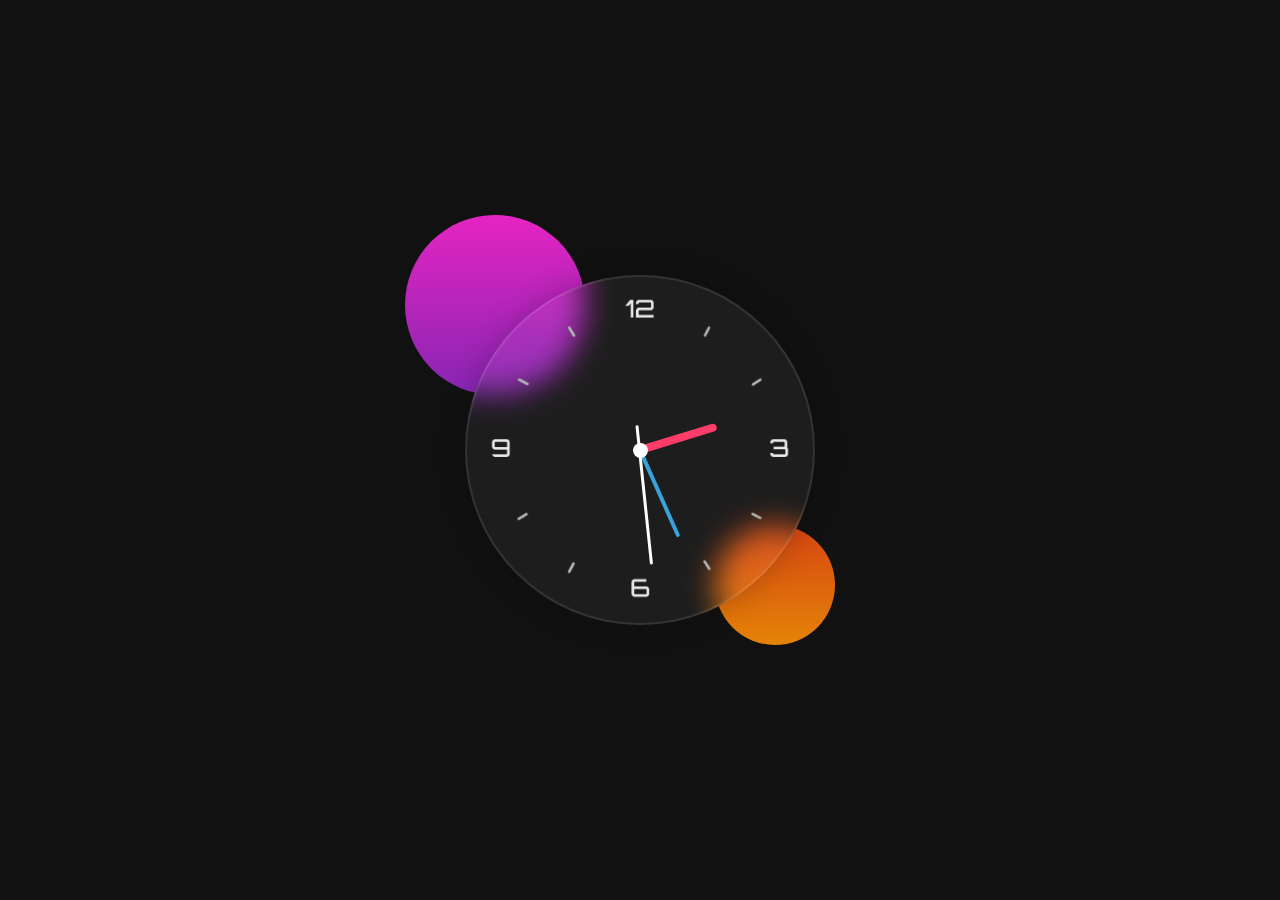
<file: index.html>
<!DOCTYPE html>
<html lang="en">

<head>
    <meta charset="UTF-8">
    <meta http-equiv="X-UA-Compatible" content="IE=edge">
    <meta name="viewport" content="width=device-width, initial-scale=1.0">
    <title>Analog Clock</title>
    <!-- Add Styles  -->
    <link rel="stylesheet" href="style.css">
</head>

<body>

    <div class="container">
        <div class="circle"></div>
        <div class="circle"></div>

        <div class="clock">

            <div class="clock-bg">
                <img src="images/clock.webp" alt="clock">
            </div>

            <div class="hour">
                <span class="hr" id="hr"></span>
            </div>

            <div class="minute">
                <span class="min" id="min"></span>
            </div>

            <div class="second">
                <span class="sec" id="sec"></span>
            </div>
        </div>
    </div>

    <!--JS File -->
    <script src="index.js"></script>

</body>

</html>
</file>
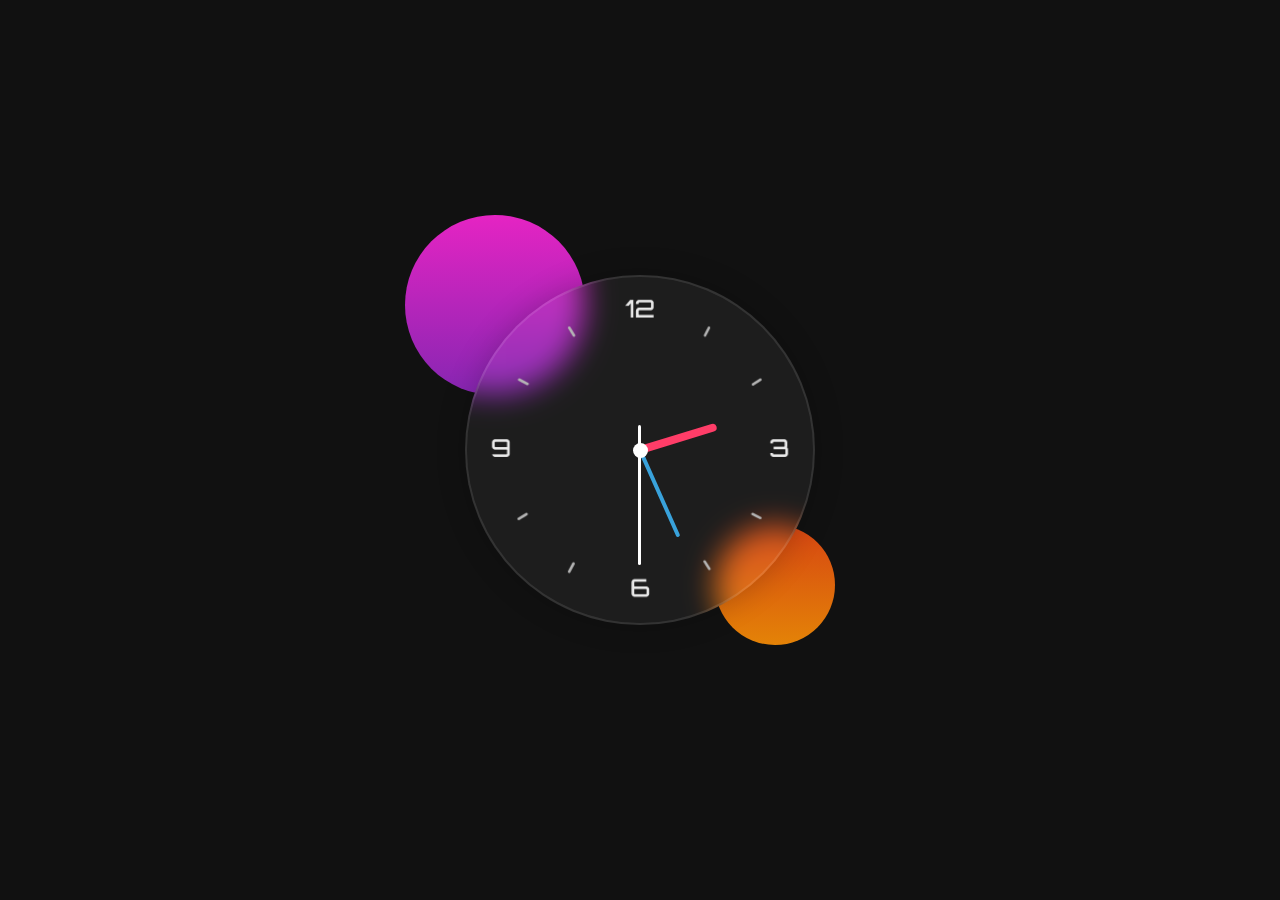
<file: Analog Clock/index.html>
<!DOCTYPE html>
<html lang="en">

<head>
    <meta charset="UTF-8">
    <meta http-equiv="X-UA-Compatible" content="IE=edge">
    <meta name="viewport" content="width=device-width, initial-scale=1.0">
    <title>Analog Clock</title>
    <link rel="stylesheet" href="style.css">
</head>

<body>

    <div class="container">
        <div class="circle"></div>
        <div class="circle"></div>

        <div class="clock">

            <div class="clock-bg">
                <img src="images/clock.png" alt="..." srcset="">
            </div>

            <div class="hour">
                <span class="hr" id="hr"></span>
            </div>

            <div class="minute">
                <span class="min" id="min"></span>
            </div>

            <div class="second">
                <span class="sec" id="sec"></span>
            </div>





        </div>



    </div>

    <!--JS File -->
    <script src="index.js"></script>

</body>

</html>
</file>
<file: style.css>
* {
    margin: 0;
    padding: 0;
    box-sizing: border-box;
}


body {
    height: 100vh;
    display: flex;
    align-items: center;
    justify-content: center;
    background: #111;

}

.container {
    position: relative;

}

.container .circle {
    position: absolute;
    border-radius: 50%;
    pointer-events: none;
    animation: 2s ease-in infinite alternate;
}

.container .circle:nth-child(1) {
    width: 180px;
    height: 180px;
    top: -60px;
    left: -60px;
    background: linear-gradient(#e524c3, #8626b2);
    animation-name: move-up;
}

@keyframes move-up {
    to {
        transform: translateY(-10px);
    }
}

.container .circle:nth-child(2) {
    width: 120px;
    height: 120px;
    bottom: -20px;
    right: -20px;
    background: linear-gradient(#d64612, #e48307);

    animation-name: move-down;

}

@keyframes move-down {
    to {
        transform: translateY(10px);
    }
}

.clock {
    width: 350px;
    height: 350px;
    display: flex;
    align-items: center;
    justify-content: center;
    border: 2px solid rgba(255, 255, 255, .1);
    border-radius: 50%;
    backdrop-filter: blur(15px);
    background: rgba(255, 255, 255, .05);
    box-shadow: 0 0 30px rgba(0, 0, 0, .2);

}

.clock .clock-bg img {
    width: 100%;
    height: 100%;
}

.clock::before {
    content: '';
    position: absolute;
    width: 15px;
    height: 15px;
    background: #fff;
    border-radius: 50%;
    z-index: 15;
}


.clock .hour,
.clock .minute,
.clock .second {

    position: absolute;

}

.clock .hour,
.clock .hour .hr {
    width: 160px;
    height: 160px;


}

.clock .minute,
.clock .minute .min {
    width: 190px;
    height: 190px;


}

.clock .second,
.clock .second .sec {
    width: 230px;
    height: 230px;

}


.clock .hour .hr,
.clock .minute .min,
.clock .second .sec {
    display: flex;
    justify-content: center;
    position: absolute;
    border-radius: 50%;
}

.clock .hour .hr::before {
    content: '';
    position: absolute;
    width: 8px;
    height: 80px;
    background: #ff3d68;
    z-index: 10;
    border-radius: 10px;



}

.clock .minute .min::before {
    content: '';
    position: absolute;
    width: 4px;
    height: 90px;
    background: #39a2db;
    z-index: 11;
    border-radius: 8px;



}

/* Cuidado  con los efectos que se le realiza auna clase => .second::before */
.clock .second .sec::before {
    content: '';
    position: absolute;
    width: 3px;
    height: 140px;
    background: #fff;
    z-index: 12;
    border-radius: 2px;




}
</file>
<file: Analog Clock/style.css>
* {
    margin: 0;
    padding: 0;
    box-sizing: border-box;
}


body {
    height: 100vh;
    display: flex;
    align-items: center;
    justify-content: center;
    background: #111;

}

.container {
    position: relative;

}

.container .circle {
    position: absolute;
    border-radius: 50%;
    pointer-events: none;
    animation: 2s ease-in infinite alternate;
}

.container .circle:nth-child(1) {
    width: 180px;
    height: 180px;
    top: -60px;
    left: -60px;
    background: linear-gradient(#e524c3, #8626b2);
    animation-name: move-up;
}

@keyframes move-up {
    to {
        transform: translateY(-10px);
    }
}

.container .circle:nth-child(2) {
    width: 120px;
    height: 120px;
    bottom: -20px;
    right: -20px;
    background: linear-gradient(#d64612, #e48307);

    animation-name: move-down;

}

@keyframes move-down {
    to {
        transform: translateY(10px);
    }
}

.clock {
    width: 350px;
    height: 350px;
    display: flex;
    align-items: center;
    justify-content: center;
    border: 2px solid rgba(255, 255, 255, .1);
    border-radius: 50%;
    backdrop-filter: blur(15px);
    background: rgba(255, 255, 255, .05);
    box-shadow: 0 0 30px rgba(0, 0, 0, .2);

}

.clock .clock-bg img {
    width: 100%;
    height: 100%;
}

.clock::before {
    content: '';
    position: absolute;
    width: 15px;
    height: 15px;
    background: #fff;
    border-radius: 50%;
    z-index: 15;
}


.clock .hour,
.clock .minute,
.clock .second {

    position: absolute;

}

.clock .hour,
.clock .hour .hr {
    width: 160px;
    height: 160px;


}

.clock .minute,
.clock .minute .min {
    width: 190px;
    height: 190px;


}

.clock .second,
.clock .second .sec {
    width: 230px;
    height: 230px;

}


.clock .hour .hr,
.clock .minute .min,
.clock .second .sec {
    display: flex;
    justify-content: center;
    position: absolute;
    border-radius: 50%;
}

.clock .hour .hr::before {
    content: '';
    position: absolute;
    width: 8px;
    height: 80px;
    background: #ff3d68;
    z-index: 10;
    border-radius: 10px;



}

.clock .minute .min::before {
    content: '';
    position: absolute;
    width: 4px;
    height: 90px;
    background: #39a2db;
    z-index: 11;
    border-radius: 8px;



}

/* Cuidado  con los efectos que se le realiza auna clase => .second::before */
.clock .second .sec::before {
    content: '';
    position: absolute;
    width: 3px;
    height: 140px;
    background: #fff;
    z-index: 12;
    border-radius: 2px;




}
</file>
